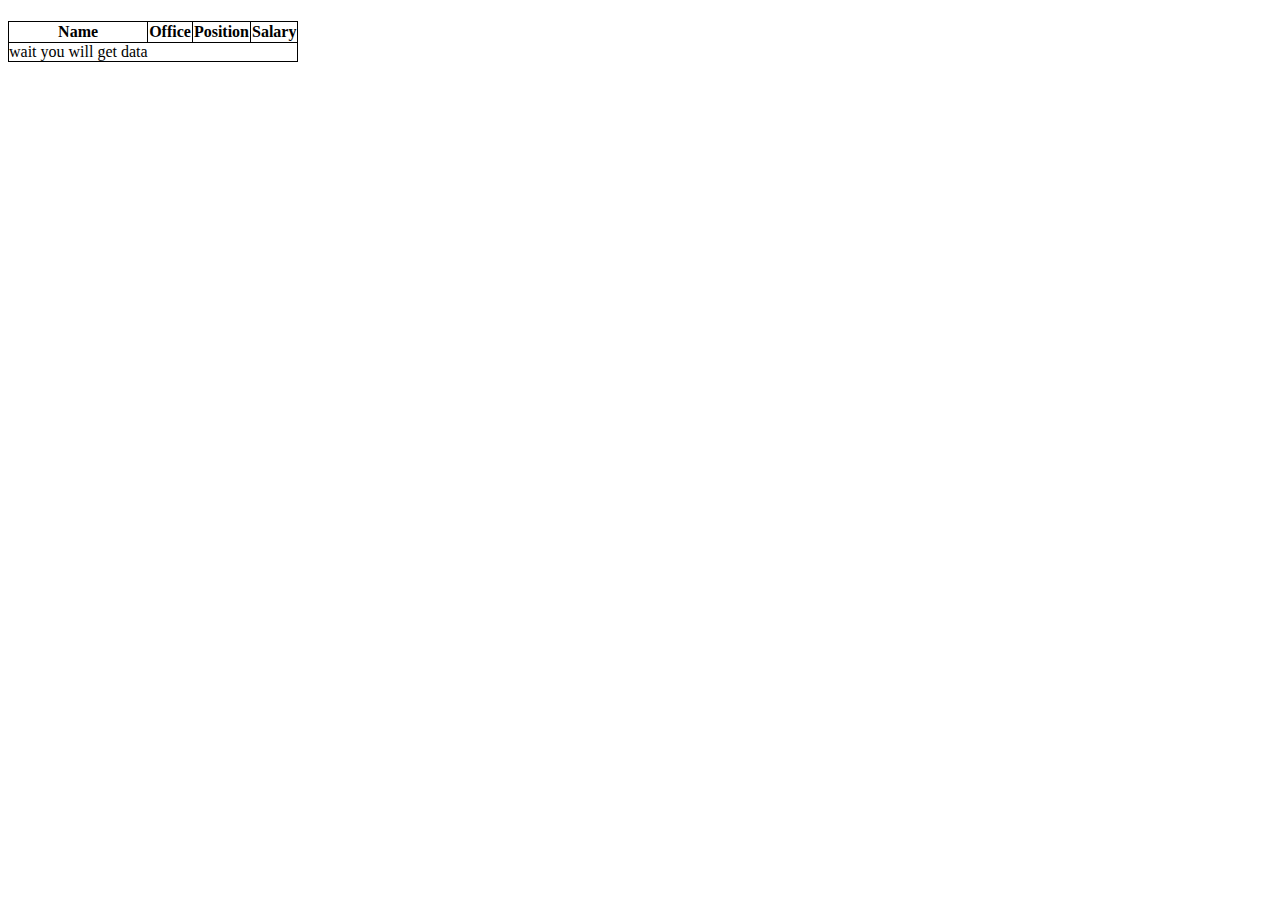
<file: API/index.html>
<!DOCTYPE html>
<html lang="en">

<head> 
  <meta charset="UTF-8" /> 
  <meta http-equiv="X-UA-Compatible" content="IE=edge" /> 
  <meta name="viewport" content="width=device-width, initial-scale=1.0" />  
  <style>
    table, th, td {
  border: 1px solid black;
  border-collapse: collapse;
}
  </style>

</head>

<body onload="getval()">  
  <!-- <img src="loader.png" class="load" style="width: 50px; height: 50px; display: none;"> -->
  <h1 id="title"></h1>  
  <table id="table">   
    <thead>    
      <tr>     
        <th>Name</th>    
        <th>Office</th>     
        <th>Position</th>     
        <th>Salary</th>    
      </tr>   
    </thead>   
    <tbody id="tableBody">      

    </tbody>  
  </table> 
  <script src="apifetch.js"></script>
</body>

</html>
</file>
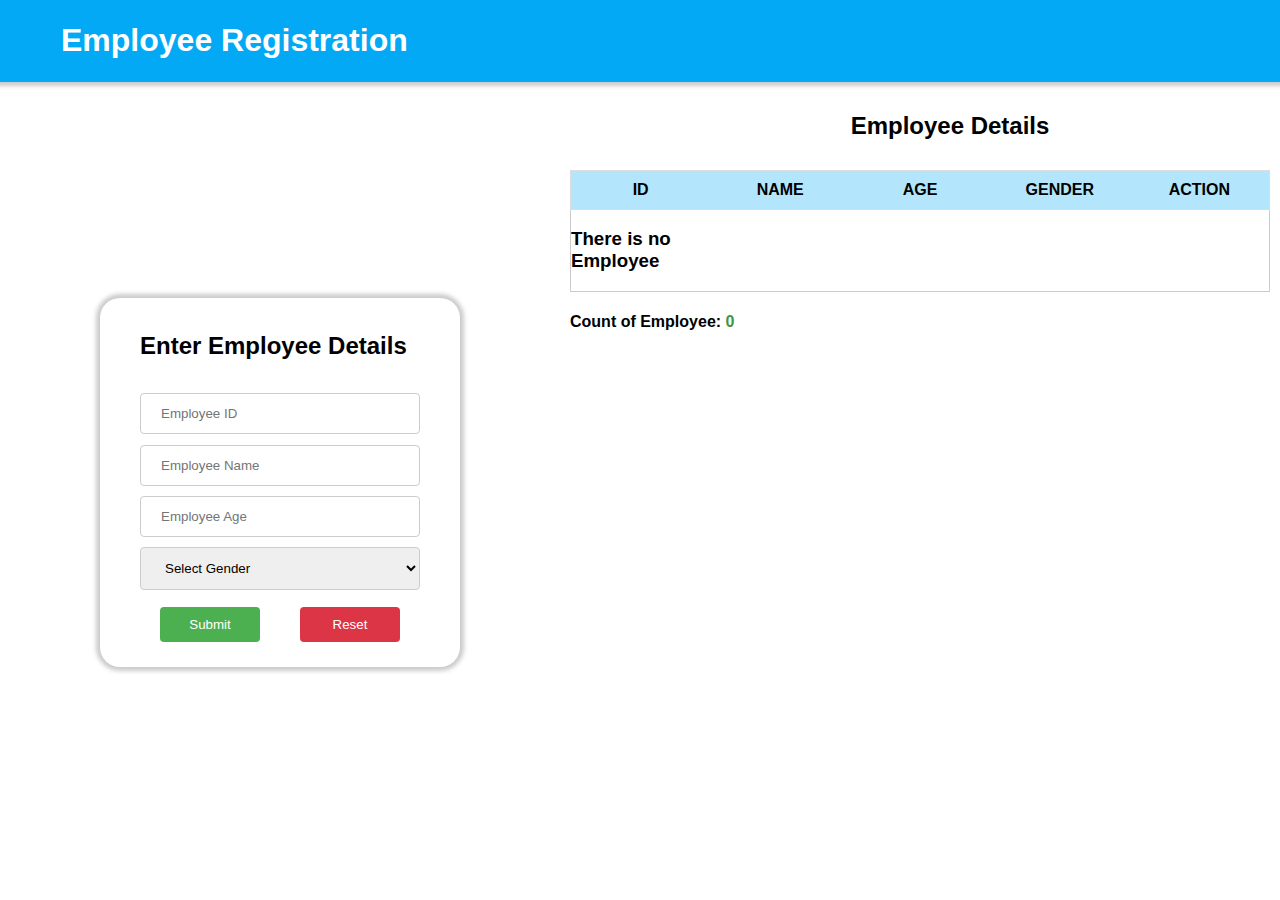
<file: Final Task/index.html>
<!DOCTYPE html>
<html lang="en">
<head>
    <meta charset="UTF-8">
    <meta name="viewport" content="width=device-width, initial-scale=1.0">
    <title>CRUD Task</title>
    <link rel="stylesheet" href="main.css">
    <script src="validation.js"></script>
</head>
<body onload="displayEmpDetail();">
    <nav class="nav shadow">
        <h1 class="text-left heading">Employee Registration</h1>
    </nav>
    <div class="container-flex">
        <div class="container-form">
            <form method="post" action="" class="form-field shadow" id="addEmpForm">
                <h2 class="text-left">Enter Employee Details</h2>
                <input type="text" placeholder="Employee ID" id="id" class="inputstyle" required>
                <p class="ErrorColor displayHide" id="iderror"></p>
                <input type="text" placeholder="Employee Name" id="name" class="inputstyle" required>
                <p class="ErrorColor displayHide" id="nameerror"></p>
                <input type="text" placeholder="Employee Age" id="age" class="inputstyle" required>
                <p class="ErrorColor displayHide" id="ageerror"></p>
                    <select class="inputstyle" name="gender" id="gender" required>
                      <option value="-1">Select Gender</option>
                      <option value="Male">Male</option>
                      <option value="Female">Female</option>
                      <option value="Other">Other</option>
                    </select>
                <p class="ErrorColor displayHide" id="gendererror"></p>
                    <!-- <h4 id="finalerror"></h4> -->
                <div class="form-btn">
                    <input type="button" value="Submit" class="btn btn-success" onclick="validate()">
                    <input type="Reset" value="Reset" class="btn btn-danger">
                </div>
            </form>
        </div>
        <div class="container-detail">
            <table class="table" id="result">
                <h2 class="heading text-center px-3">Employee Details</h2>
                <thead>
                  <tr>
                    <th scope="col">ID</th>
                    <th scope="col">Name</th>
                    <th scope="col">Age</th>
                    <th scope="col">Gender</th>
                    <th scope="col">Action</th>
                  </tr>
                </thead>
                <tbody class="tdody" id="tdody">
                </tbody>
              </table>
              <h4>Count of Employee: <span id="count"></span></h5>
        </div>
    </div>
</body>
</html>
</file>
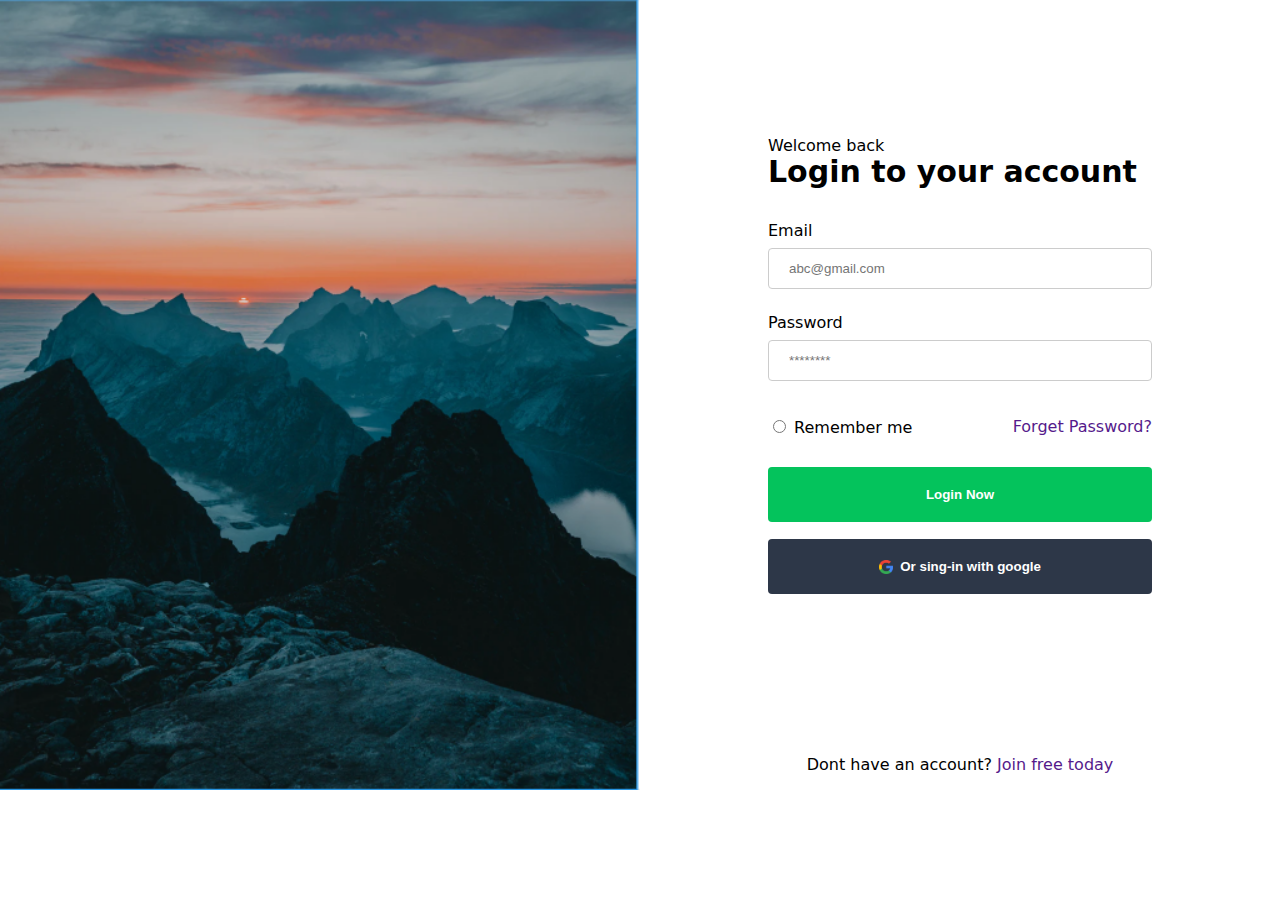
<file: Login form validation/index.html>
<!DOCTYPE html>
<html lang="en">
<head>
    <meta charset="UTF-8">
    <meta http-equiv="X-UA-Compatible" content="IE=edge">
    <meta name="viewport" content="width=device-width, initial-scale=1.0">
    <title>Document</title>
    <link rel="stylesheet" href="main.css">
    <script src="validation.js"></script>
</head>
<body>
    <div class="main">
        <div class="div1 ">
            <img src="main1.PNG" class="hideimg"  alt="main image"></div>
        <div class="div2">
            <div class="divsub1">
                <form action="#" method="post" name="login">
                    <div class="form">
                        <label >Welcome back</label>
                        <h2 class="login">Login to your account</h2>
                        <label>Email</label>
                        <input type="email" placeholder="abc@gmail.com" class="inputstyle" required id="email">
                        <p id="emailError"></p>
                        <label>Password</label>
                        <input type="password" placeholder="********" class="inputstyle" required id="password">
                        <p id="passError"></p>
        
                        <div class="divsub11">
                            <div class="col1">
                                <input type="radio" name="myradio" value="remember"  id="remember" >
                                <label >Remember me</label>
                            </div>
                            <div class="col2">
                                <a href="" target="_blank" class="link">Forget Password?</a>
                            </div>
                        </div>

                        <input type="button" value="Login Now" onclick="submit_by_tag()">
                        <button type="button" value="Or sign-in with google">
                            <img src="icon.png" class="googleIcon">&nbsp; Or sing-in with google</button>
                    </div>
                </form>
            </div>
            <div class="divsub2">
                    <p>Dont have an account? <a href="" target="_blank" class="link">Join free today</a></p>
            </div>
        </div>
    </div>
</body>
</html>
</file>
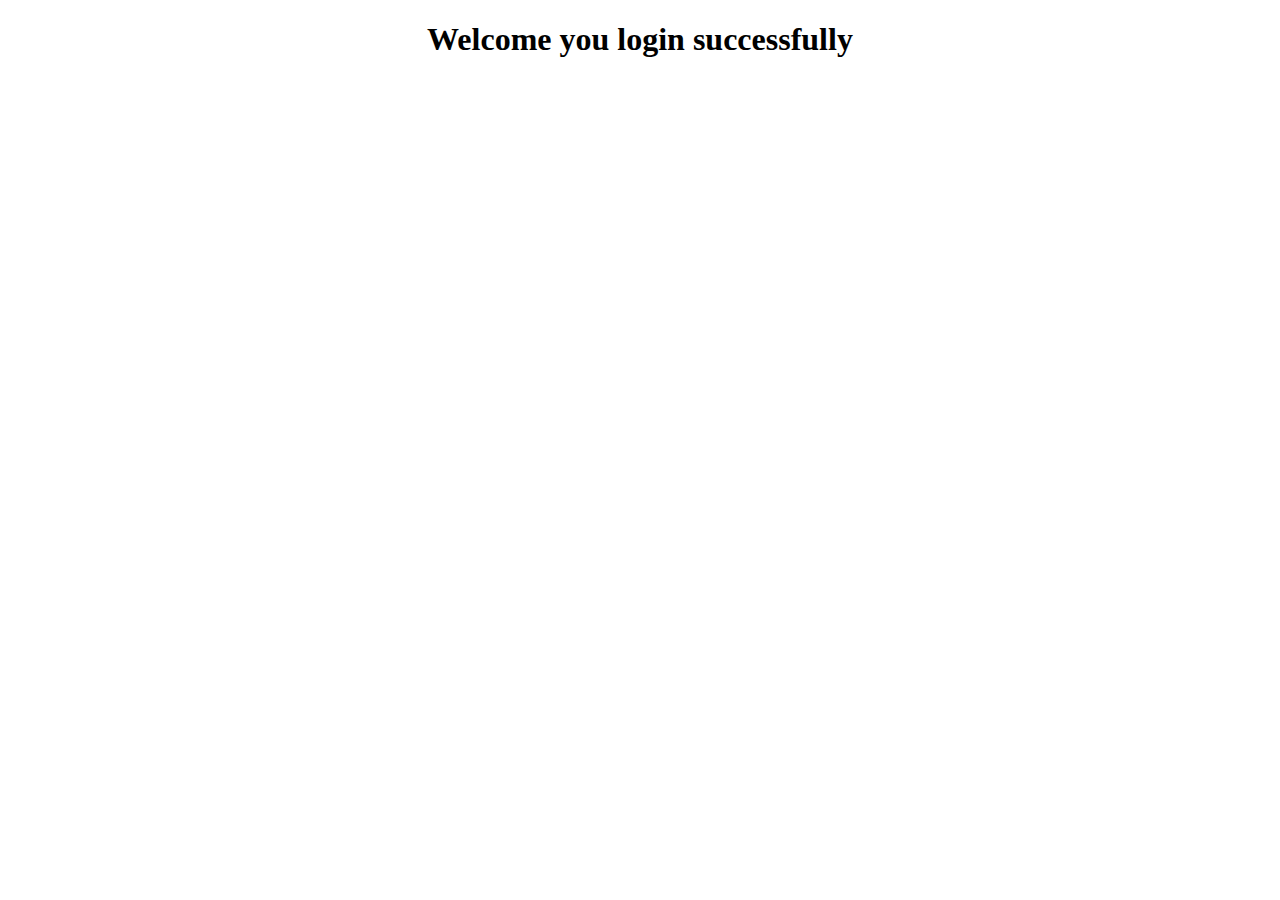
<file: Login form validation/welcome.html>
<!DOCTYPE html>
<html lang="en">
<head>
    <meta charset="UTF-8">
    <meta http-equiv="X-UA-Compatible" content="IE=edge">
    <meta name="viewport" content="width=device-width, initial-scale=1.0">
    <title>Document</title>
    <style>
        h1{
            text-align: center;
        }
    </style>
</head>
<body>
    <h1>Welcome you login successfully</h1>
</body>
</html>
</file>
<file: Final Task/main.css>
body{
    padding: 0%;
    margin: 0%;
    font-weight: 400;
    font-size: 16px;
    font-family: 'Segoe UI', 'Open Sans', 'Helvetica Neue', sans-serif;
}
#count{
  color: #409443;
}
.container-flex{
    display: flex;
    flex-direction: row;
    height: 89vh;
}
.nav{
    padding: 1px;
    margin: 0%;
    background-color: #03A9F4;
    color: white;
    position: sticky;
}
.heading{
    margin-left:60px;
}
.text-center{
    text-align: center;
}
.text-left{
    text-align: left;
}
.shadow{
    box-shadow: 0px 0px 4px 4px #bdbdbdc9;
}
.container-form{
    display: flex;
    flex-direction: row;
    /* background-color: gold; */
    width: 80%;
    color: black;
    align-items: center;
    justify-content: center;
}
.form-field{
    display: flex;
    flex-direction: column;
    /* background-color: red; */
    padding: 15px 40px 15px 40px;
    width: 50%;
    border-radius: 20px;
}
.container-detail{
    width: 100%;
    padding: 0 10px 0 10px;
    /* background-color: green; */
}
.inputstyle{
    width: 100%;
  padding: 12px 20px;
  margin: 13px 0 0 0;
  display: inline-block;
  border: 1px solid #ccc;
  border-radius: 4px;
  box-sizing: border-box;
}
.form-btn{
    display: flex;
    flex-direction: row;
    justify-content: space-around;
}
.btn{
    padding: 10px;
    width: 100px;
    border: none;
    border-radius: 4px;
    color: white;
    margin: 20px 10px 10px 10px;
}
.btn-success{
    background-color: #4CAF50;
}
.btn-danger{
    background-color: #DC3545;
}
.btn-success:hover{
    background-color: #409443;
}
.btn-danger:hover{
    background-color: #c0303e;
}
.ErrorColor{
    color: #FF5252;
    text-align: end;
    margin: -1% 0 -0% 0;
    display: block;
}
.displayHide{
    display: none;
}
.btn-delete{
  padding: 5px;
  width: 80%;
  height: 30px;
  border: none;
  border-radius: 4px;
  color: white;
  margin: 0px;
}

@media(max-width:810px){
    .heading{
        text-align: center;
        margin-left:0px;
    }
    .container-flex{
        display: flex;
        flex-direction: column;
        height: 100vh;
        padding: 4%;
    }
    .container-detail{
        width: 100%;
        padding: 0;
        /* background-color: green; */
    }
    .container-form{
    display: flex;
    flex-direction: row;
    /* background-color: gold; */
    width: 100%;
    color: black;
    align-items: center;
    justify-content: center;
    margin-bottom: 20px;
    margin-top: 20px;
    }
    .form-field{
        display: flex;
        flex-direction: column;
        /* background-color: red; */
        padding: 40px;
        width: 70%;
    }
    .btn{
        margin: 20px 10px 10px 10px;
    }
    .btn-delete{
      padding: 5px;
      width: 50%;
      height: 30px;
      border: none;
      border-radius: 4px;
      color: white;
      margin: 0px;
    }
}



.px-3{
    padding: 10px 0 10px 0;
}
.table {
    border: 1px solid #ccc;
    border-collapse: collapse;
    margin: 0;
    padding: 0;
    width: 100%;
    table-layout: fixed;
  }
  
  .table tr {
    background-color: #f8f8f8;
    border: 1px solid #ddd;
    padding: .35em;
  }
  
  .table th,
  .table td {
    padding: .625em;
    text-align: center;
  }
  
  .table th {
    text-transform: uppercase;
    background-color: #B3E5FC;
  }
  .table tr:nth-child(even){
    background-color: #e4e4e49f;
  }
  
  @media screen and (max-width: 600px) {
    .table {
      border: 0;
    }
    
    .table thead {
      border: none;
      /* clip: rect(0 0 0 0); */
      height: 1px;
      margin: -1px;
      overflow: hidden;
      padding: 0;
      position: absolute;
      width: 1px;
    }
    
    .table tr {
      border-bottom: 3px solid #ddd;
      display: block;
      margin-bottom: .625em;
    }
    
    .table td {
      border-bottom: 1px solid #ddd;
      display: block;
      text-align: right;
    }
    
    .table td::before {
      content: attr(data-label);
      float: left;
      font-weight: bold;
      text-transform: uppercase;
    }
    
    .table td:last-child {
      border-bottom: 0;
    }
    .table tr:nth-child(even){
      background-color: #fafafa9f;
    }
  }
  
  #iderror,#nameerror,#ageerror,#gendererror,#finalerror{
    color: red;
    text-align: end;
    display: block;
        }
        #finalerror{
          color:#4CAF50;
          text-align: center;
          display: block;
        }
</file>
<file: Login form validation/main.css>
body{
    padding: 0%;
    margin: 0%;
    overflow: hidden;
    font-weight: 400;
    font-size: 16px;
    font-family: system-ui, -apple-system, BlinkMacSystemFont, 'Segoe UI', Roboto, Oxygen, Ubuntu, Cantarell, 'Open Sans', 'Helvetica Neue', sans-serif;
}
.main{
    display: flex;
    flex-direction: row;
    width: 100%;
    height: 790px;
}
.div1{
    width: 100%;
    height: 100%;
}
.hideimg{
    width: 100%;
    height: 100%;
}
.div2{
    width: 100%;
    height: 100%;
    display: flex;
    flex-direction: column;
}
.form{
    /* background-color: rgb(255, 239, 239); */
    width: 60%;
    height: 70%;
    margin-left: 20%;
    margin-top: 20%;
    display: flex;
    flex-direction: column;
}
.divsub1{
    width: 100%;
    height: 100%;
}
h2{
    margin-top: -1px;
    font-weight: 700;
    font-size: 30px;
}
label{
    margin-top: 2%;
}
.inputstyle{
    width: 100%;
  padding: 12px 20px;
  margin: 8px 0;
  display: inline-block;
  border: 1px solid #ccc;
  border-radius: 4px;
  box-sizing: border-box;
}
input[type=button] {
    width: 100%;
    background-color: #04C35C;
    font-weight: 700;
    color: white;
    padding: 20px 20px;
    margin: 30px 0 17px 0;
    border: none;
    border-radius: 4px;
  }
  button[type=button] {
      width: 100%;
      background-color: #2D3748;
      font-weight: 700;
      color: white;
      padding: 20px 20px;
      border: none;
      border-radius: 4px;
    }
  
  input[type=button]:hover {
    background-color: #04a04d;
  }
  button[type=button]:hover{
    background-color: #1b212c;
  }
  .divsub11{
    display: flex;
    flex-direction: row;
    margin-top: 5%;
  }
  input[type="radio"] + label span {
    display:inline-block;
    width:19px;
    height:19px;
    /* margin:-1px 4px 0 0; */
    vertical-align:middle;
    /* background:url(check_radio_sheet.png) -38px top no-repeat; */
    /* cursor:pointer; */
}
.col1{
    width: 50%;
}
.col2{
    width: 50%;
    text-align: end;
}
.link{
    text-decoration: none;
}
.googleIcon{
    display:inline-block;
    width: 4%;
    vertical-align:middle;
}
.divsub2{
    text-align: center;
}
#emailError,#passError{
    color: red;
    text-align: end;
    margin-top: -2%;
    display: block;
}
@media screen and (max-width: 890px) {
    .div1 {
      display: none;
    }
    .from{
        width: 90%;
        height: 85%;
        margin-top: 10%;
        margin-left: 10%;
    }
}
/* @media screen and (max-width: 450px) {
    .div1 {
      display: none;
    }
    .from{
        width: 90%;
        height: 85%;
        margin-top: 10%;
        margin-left: 10%;
    }
} */
</file>
